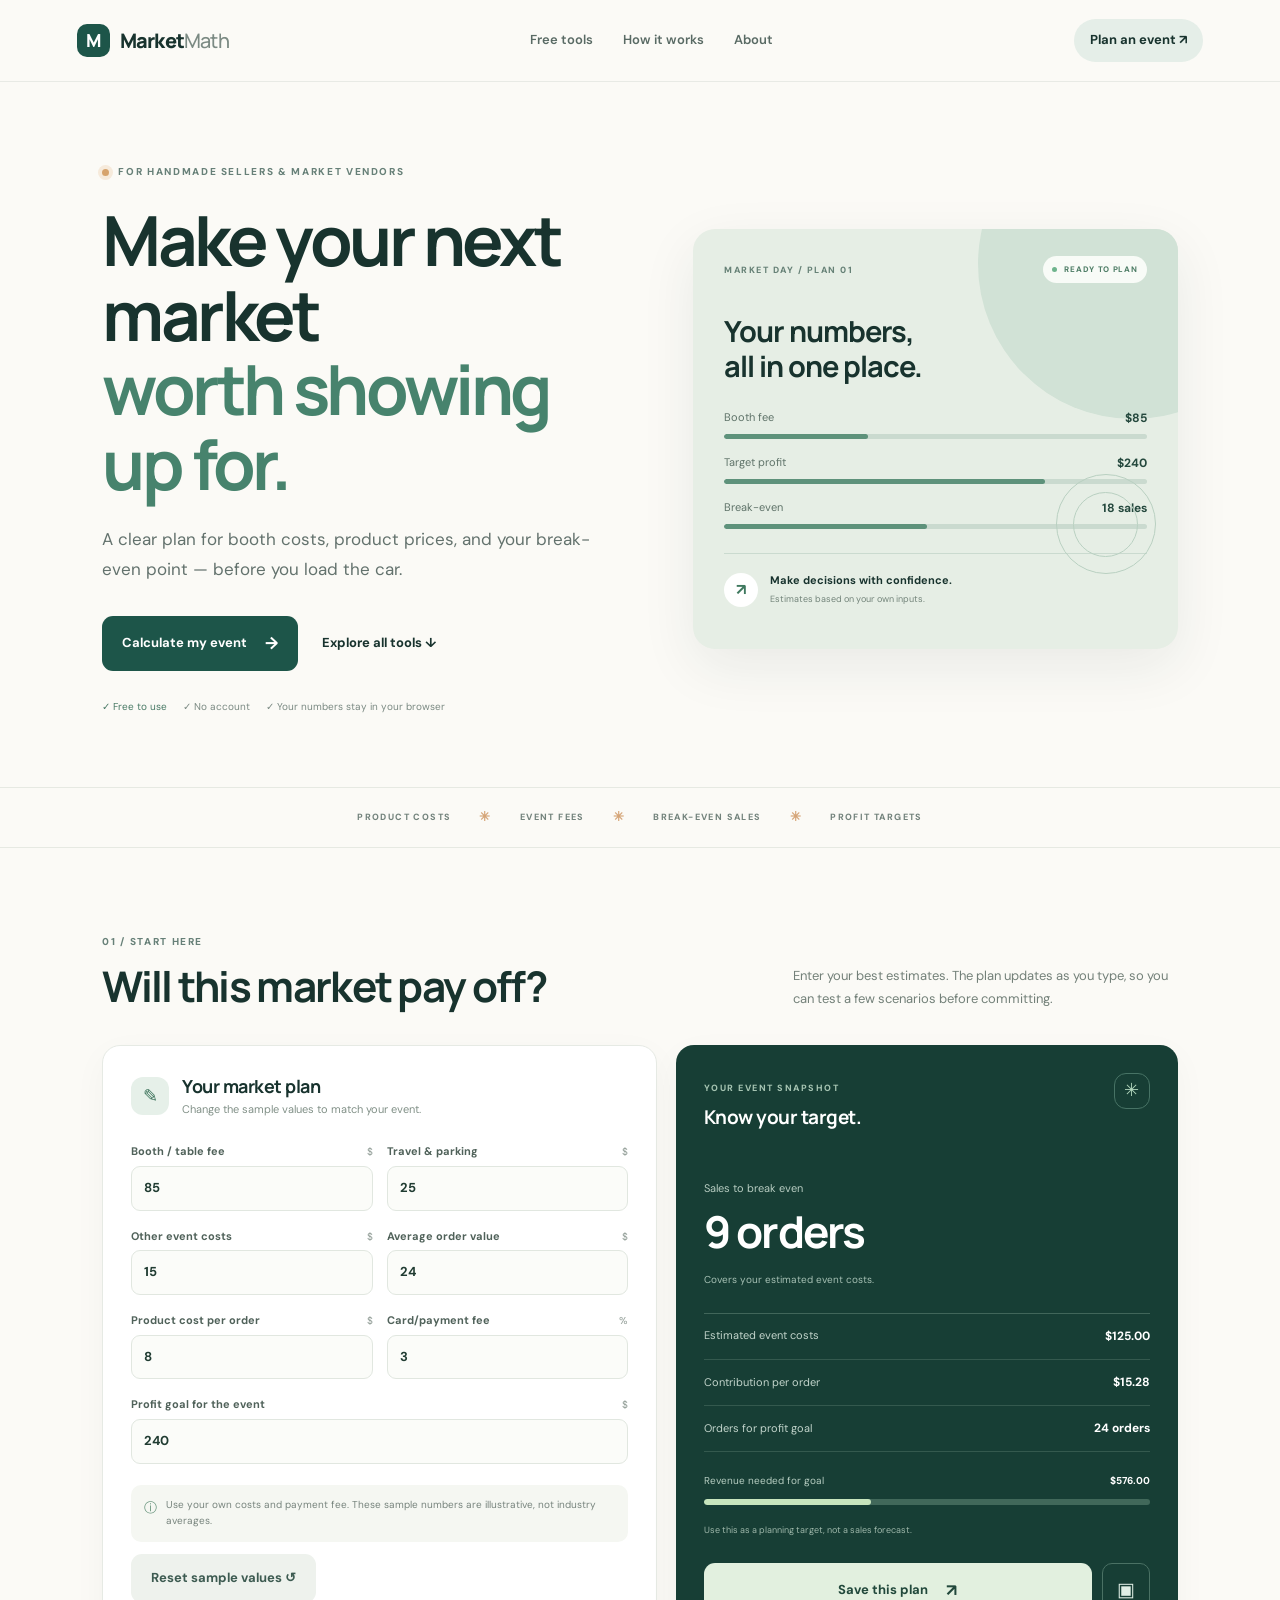
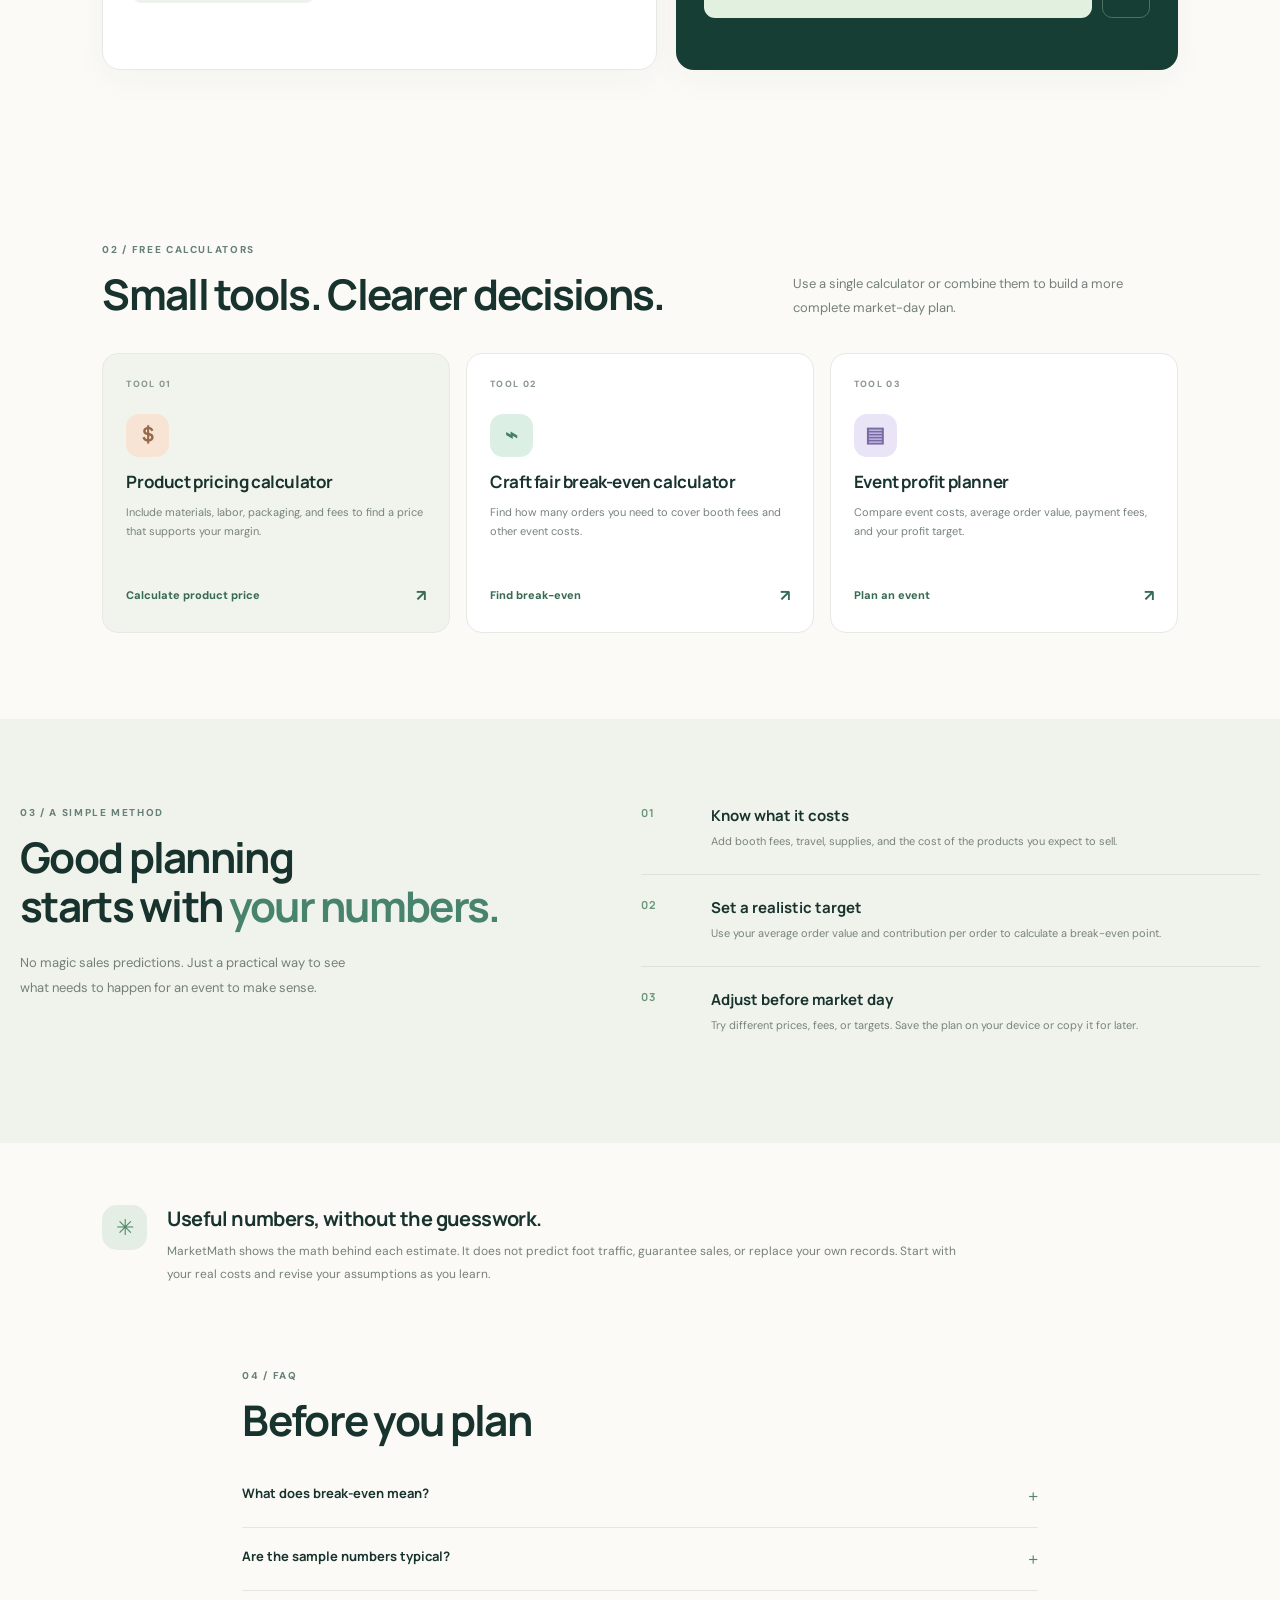
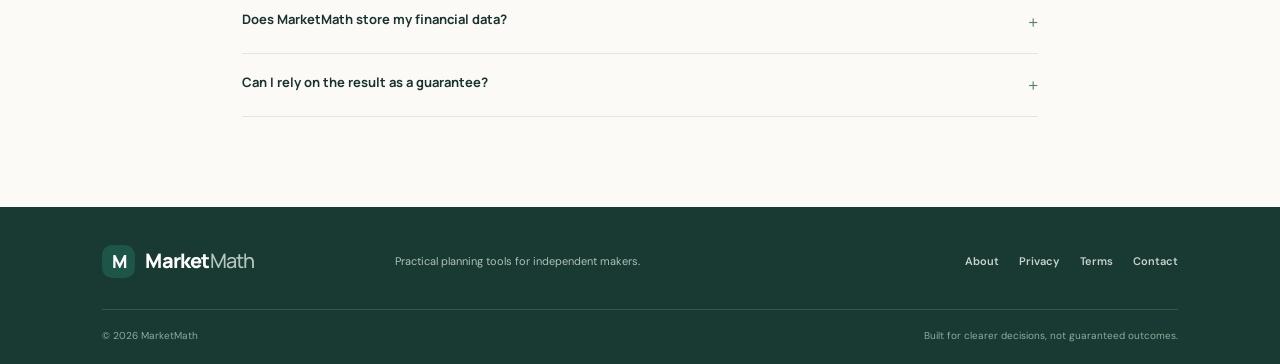
<file: index.html>
<!doctype html>
<html lang="en">
<head>
  <meta charset="utf-8">
  <meta name="viewport" content="width=device-width, initial-scale=1">
  <meta name="theme-color" content="#163b35">
  <meta name="description" content="Plan a profitable craft fair with free calculators for booth break-even, product pricing, event costs, and sales targets. No signup required.">
  <title>MarketMath — Craft Fair Profit Planner</title>
  <link rel="stylesheet" href="assets/styles.css">
  <link rel="icon" href="assets/favicon.svg" type="image/svg+xml">
  <link rel="canonical" href="https://YOUR-DOMAIN.example/">
  <meta property="og:title" content="MarketMath — Craft Fair Profit Planner">
  <meta property="og:description" content="Know your numbers before market day. Free tools for handmade sellers and craft fair vendors.">
  <meta property="og:type" content="website">
  <script defer src="assets/app.js"></script>
</head>
<body>
<header class="site-header">
  <a class="brand" href="index.html" aria-label="MarketMath home"><span class="brand-mark">M</span><span>Market<span class="brand-light">Math</span></span></a>
  <nav class="nav" aria-label="Main navigation">
    <a href="#tools">Free tools</a><a href="#how-it-works">How it works</a><a href="about.html">About</a>
  </nav>
  <a class="header-cta" href="#planner">Plan an event <span aria-hidden="true">↗</span></a>
</header>
<main>
  <section class="hero">
    <div class="hero-copy">
      <div class="eyebrow"><span class="pulse"></span> FOR HANDMADE SELLERS & MARKET VENDORS</div>
      <h1>Make your next market<br><em>worth showing up for.</em></h1>
      <p class="hero-lede">A clear plan for booth costs, product prices, and your break-even point — before you load the car.</p>
      <div class="hero-actions"><a class="button button-primary" href="#planner">Calculate my event <span>→</span></a><a class="text-link" href="#tools">Explore all tools <span>↓</span></a></div>
      <div class="trust-row"><span>✓ Free to use</span><span>✓ No account</span><span>✓ Your numbers stay in your browser</span></div>
    </div>
    <div class="hero-visual" aria-label="Illustration of a market vendor's planning sheet">
      <div class="visual-top"><span class="tiny-label">MARKET DAY / PLAN 01</span><span class="status-pill"><span></span> READY TO PLAN</span></div>
      <div class="visual-title">Your numbers,<br>all in one place.</div>
      <div class="mini-bars"><div><span>Booth fee</span><strong>$85</strong><i style="--bar:34%"></i></div><div><span>Target profit</span><strong>$240</strong><i style="--bar:76%"></i></div><div><span>Break-even</span><strong>18 sales</strong><i style="--bar:48%"></i></div></div>
      <div class="visual-foot"><span class="round-icon">↗</span><span>Make decisions with confidence.<br><small>Estimates based on your own inputs.</small></span></div>
      <div class="decor decor-one"></div><div class="decor decor-two"></div>
    </div>
  </section>

  <section class="ticker" aria-label="What you can plan"><span>PRODUCT COSTS</span><b>✳</b><span>EVENT FEES</span><b>✳</b><span>BREAK-EVEN SALES</span><b>✳</b><span>PROFIT TARGETS</span></section>

  <section class="section planner-section" id="planner">
    <div class="section-heading">
      <div><div class="eyebrow">01 / START HERE</div><h2>Will this market pay off?</h2></div>
      <p>Enter your best estimates. The plan updates as you type, so you can test a few scenarios before committing.</p>
    </div>
    <div class="planner-grid">
      <form class="panel form-panel" id="event-form">
        <div class="panel-heading"><span class="panel-icon">✎</span><div><h3>Your market plan</h3><p>Change the sample values to match your event.</p></div></div>
        <div class="field-grid">
          <label>Booth / table fee <span class="field-unit">$</span><input id="boothFee" type="number" min="0" step="0.01" value="85"></label>
          <label>Travel & parking <span class="field-unit">$</span><input id="travel" type="number" min="0" step="0.01" value="25"></label>
          <label>Other event costs <span class="field-unit">$</span><input id="otherCosts" type="number" min="0" step="0.01" value="15"></label>
          <label>Average order value <span class="field-unit">$</span><input id="orderValue" type="number" min="0.01" step="0.01" value="24"></label>
          <label>Product cost per order <span class="field-unit">$</span><input id="productCost" type="number" min="0" step="0.01" value="8"></label>
          <label>Card/payment fee <span class="field-unit">%</span><input id="paymentFee" type="number" min="0" max="100" step="0.1" value="3"></label>
          <label class="field-full">Profit goal for the event <span class="field-unit">$</span><input id="profitGoal" type="number" min="0" step="1" value="240"></label>
        </div>
        <div class="form-note"><span>ⓘ</span> Use your own costs and payment fee. These sample numbers are illustrative, not industry averages.</div>
        <button class="button button-quiet" id="reset-event" type="button">Reset sample values ↺</button>
      </form>
      <div class="panel results-panel" aria-live="polite">
        <div class="result-header"><div><span class="result-kicker">YOUR EVENT SNAPSHOT</span><h3>Know your target.</h3></div><span class="result-star">✳</span></div>
        <div class="big-result"><span>Sales to break even</span><strong id="breakEven">5 <small>orders</small></strong><small id="breakEvenHint">Covers your estimated event costs.</small></div>
        <div class="result-divider"></div>
        <div class="metric-row"><span>Estimated event costs</span><strong id="eventCosts">$125.00</strong></div>
        <div class="metric-row"><span>Contribution per order</span><strong id="contribution">$15.28</strong></div>
        <div class="metric-row"><span>Orders for profit goal</span><strong id="goalOrders">24 orders</strong></div>
        <div class="progress-block"><div class="progress-label"><span>Revenue needed for goal</span><strong id="goalRevenue">$576</strong></div><div class="progress-track"><span id="goalProgress"></span></div><small>Use this as a planning target, not a sales forecast.</small></div>
        <div class="result-actions"><button class="button button-primary" id="save-plan" type="button">Save this plan <span>↗</span></button><button class="icon-button" id="copy-plan" type="button" aria-label="Copy plan summary" title="Copy plan summary">▣</button></div>
        <p class="save-message" id="save-message" role="status"></p>
      </div>
    </div>
  </section>

  <section class="section tools-section" id="tools">
    <div class="section-heading">
      <div><div class="eyebrow">02 / FREE CALCULATORS</div><h2>Small tools. Clearer decisions.</h2></div>
      <p>Use a single calculator or combine them to build a more complete market-day plan.</p>
    </div>
    <div class="tool-grid">
      <a class="tool-card tool-card-featured" href="product-pricing.html"><span class="tool-number">TOOL 01</span><span class="tool-icon peach">＄</span><h3>Product pricing calculator</h3><p>Include materials, labor, packaging, and fees to find a price that supports your margin.</p><span class="card-link">Calculate product price <b>↗</b></span></a>
      <a class="tool-card" href="break-even.html"><span class="tool-number">TOOL 02</span><span class="tool-icon mint">⌁</span><h3>Craft fair break-even calculator</h3><p>Find how many orders you need to cover booth fees and other event costs.</p><span class="card-link">Find break-even <b>↗</b></span></a>
      <a class="tool-card" href="#planner"><span class="tool-number">TOOL 03</span><span class="tool-icon lilac">▤</span><h3>Event profit planner</h3><p>Compare event costs, average order value, payment fees, and your profit target.</p><span class="card-link">Plan an event <b>↗</b></span></a>
    </div>
  </section>

  <section class="section how-section" id="how-it-works">
    <div class="how-intro"><div class="eyebrow">03 / A SIMPLE METHOD</div><h2>Good planning<br>starts with <em>your numbers.</em></h2><p>No magic sales predictions. Just a practical way to see what needs to happen for an event to make sense.</p></div>
    <div class="steps">
      <article class="step"><span class="step-num">01</span><div><h3>Know what it costs</h3><p>Add booth fees, travel, supplies, and the cost of the products you expect to sell.</p></div></article>
      <article class="step"><span class="step-num">02</span><div><h3>Set a realistic target</h3><p>Use your average order value and contribution per order to calculate a break-even point.</p></div></article>
      <article class="step"><span class="step-num">03</span><div><h3>Adjust before market day</h3><p>Try different prices, fees, or targets. Save the plan on your device or copy it for later.</p></div></article>
    </div>
  </section>

  <section class="section note-section">
    <div class="note-icon">✳</div><div><h2>Useful numbers, without the guesswork.</h2><p>MarketMath shows the math behind each estimate. It does not predict foot traffic, guarantee sales, or replace your own records. Start with your real costs and revise your assumptions as you learn.</p></div>
  </section>

  <section class="section faq-section">
    <div class="section-heading"><div><div class="eyebrow">04 / FAQ</div><h2>Before you plan</h2></div></div>
    <details><summary>What does break-even mean?</summary><p>Break-even is the approximate number of orders needed for your contribution after product and payment costs to cover the event costs you entered. It does not include costs you leave out, taxes, or the value of your time unless you include them.</p></details>
    <details><summary>Are the sample numbers typical?</summary><p>No. They are only starter values to demonstrate the tool. Replace them with your own booth fee, travel costs, product costs, average order value, and payment-processing rate.</p></details>
    <details><summary>Does MarketMath store my financial data?</summary><p>The calculators run in your browser. The event planner can save a plan to local storage on the device you are using. Do not use a shared device if you do not want other people to see your saved plan.</p></details>
    <details><summary>Can I rely on the result as a guarantee?</summary><p>No. The result is arithmetic based on your assumptions, not a forecast of customer demand or event performance. Actual sales may be higher or lower.</p></details>
  </section>
</main>
<footer class="site-footer">
  <div class="footer-main"><a class="brand footer-brand" href="index.html"><span class="brand-mark">M</span><span>Market<span class="brand-light">Math</span></span></a><p>Practical planning tools for independent makers.</p><div class="footer-links"><a href="about.html">About</a><a href="privacy.html">Privacy</a><a href="terms.html">Terms</a><a href="contact.html">Contact</a></div></div>
  <div class="footer-bottom"><span>© <span id="year"></span> MarketMath</span><span>Built for clearer decisions, not guaranteed outcomes.</span></div>
</footer>
<!-- AD SLOT: After your ad network approves the site, insert its official ad code here.
     Do not ask users to click ads or place ads where they can be mistaken for calculator controls. -->
</body>
</html>
</file>
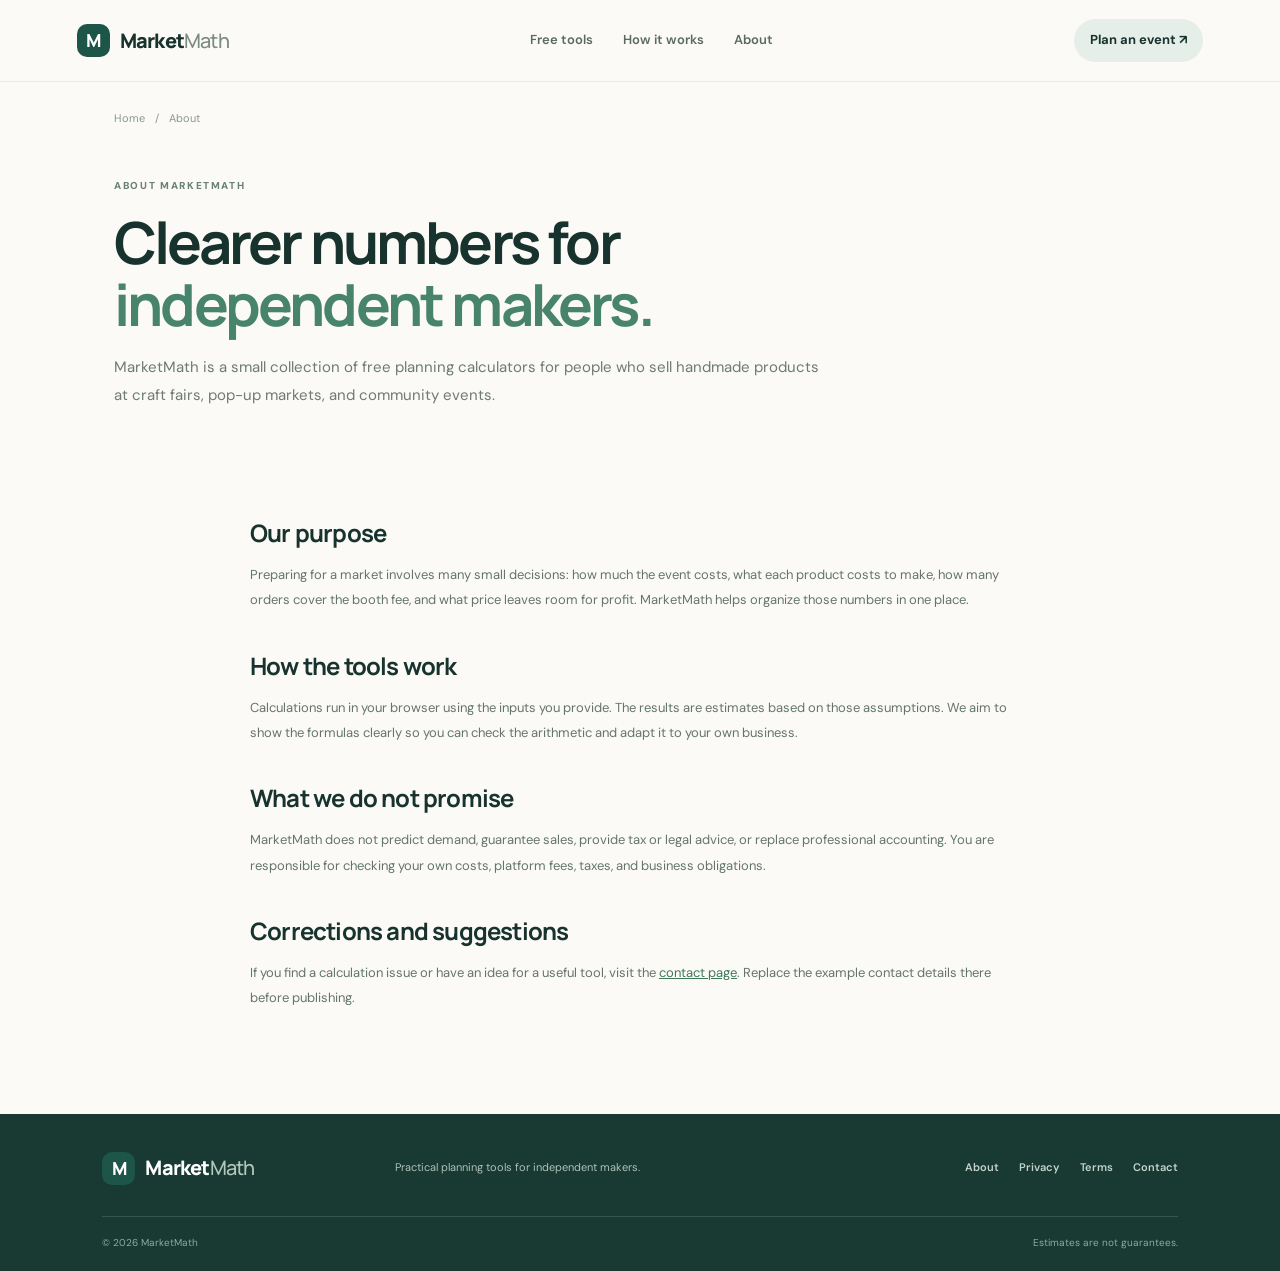
<file: about.html>
<!doctype html><html lang="en"><head><meta charset="utf-8"><meta name="viewport" content="width=device-width,initial-scale=1"><meta name="description" content="Learn what MarketMath does and how its free planning tools work."><title>About MarketMath</title><link rel="stylesheet" href="assets/styles.css"><link rel="icon" href="assets/favicon.svg" type="image/svg+xml"><link rel="canonical" href="https://YOUR-DOMAIN.example/about.html"></head><body><header class="site-header"><a class="brand" href="index.html"><span class="brand-mark">M</span><span>Market<span class="brand-light">Math</span></span></a><nav class="nav"><a href="index.html#tools">Free tools</a><a href="index.html#how-it-works">How it works</a><a href="about.html">About</a></nav><a class="header-cta" href="index.html#planner">Plan an event ↗</a></header><main class="subpage simple-page"><div class="breadcrumbs"><a href="index.html">Home</a><span>/</span> About</div><section class="sub-hero"><div class="eyebrow">ABOUT MARKETMATH</div><h1>Clearer numbers for <em>independent makers.</em></h1><p>MarketMath is a small collection of free planning calculators for people who sell handmade products at craft fairs, pop-up markets, and community events.</p></section><section class="article-copy"><h2>Our purpose</h2><p>Preparing for a market involves many small decisions: how much the event costs, what each product costs to make, how many orders cover the booth fee, and what price leaves room for profit. MarketMath helps organize those numbers in one place.</p><h2>How the tools work</h2><p>Calculations run in your browser using the inputs you provide. The results are estimates based on those assumptions. We aim to show the formulas clearly so you can check the arithmetic and adapt it to your own business.</p><h2>What we do not promise</h2><p>MarketMath does not predict demand, guarantee sales, provide tax or legal advice, or replace professional accounting. You are responsible for checking your own costs, platform fees, taxes, and business obligations.</p><h2>Corrections and suggestions</h2><p>If you find a calculation issue or have an idea for a useful tool, visit the <a href="contact.html">contact page</a>. Replace the example contact details there before publishing.</p></section></main><footer class="site-footer"><div class="footer-main"><a class="brand footer-brand" href="index.html"><span class="brand-mark">M</span><span>Market<span class="brand-light">Math</span></span></a><p>Practical planning tools for independent makers.</p><div class="footer-links"><a href="about.html">About</a><a href="privacy.html">Privacy</a><a href="terms.html">Terms</a><a href="contact.html">Contact</a></div></div><div class="footer-bottom"><span>© <span id="year"></span> MarketMath</span><span>Estimates are not guarantees.</span></div></footer><script src="assets/app.js"></script></body></html>
</file>
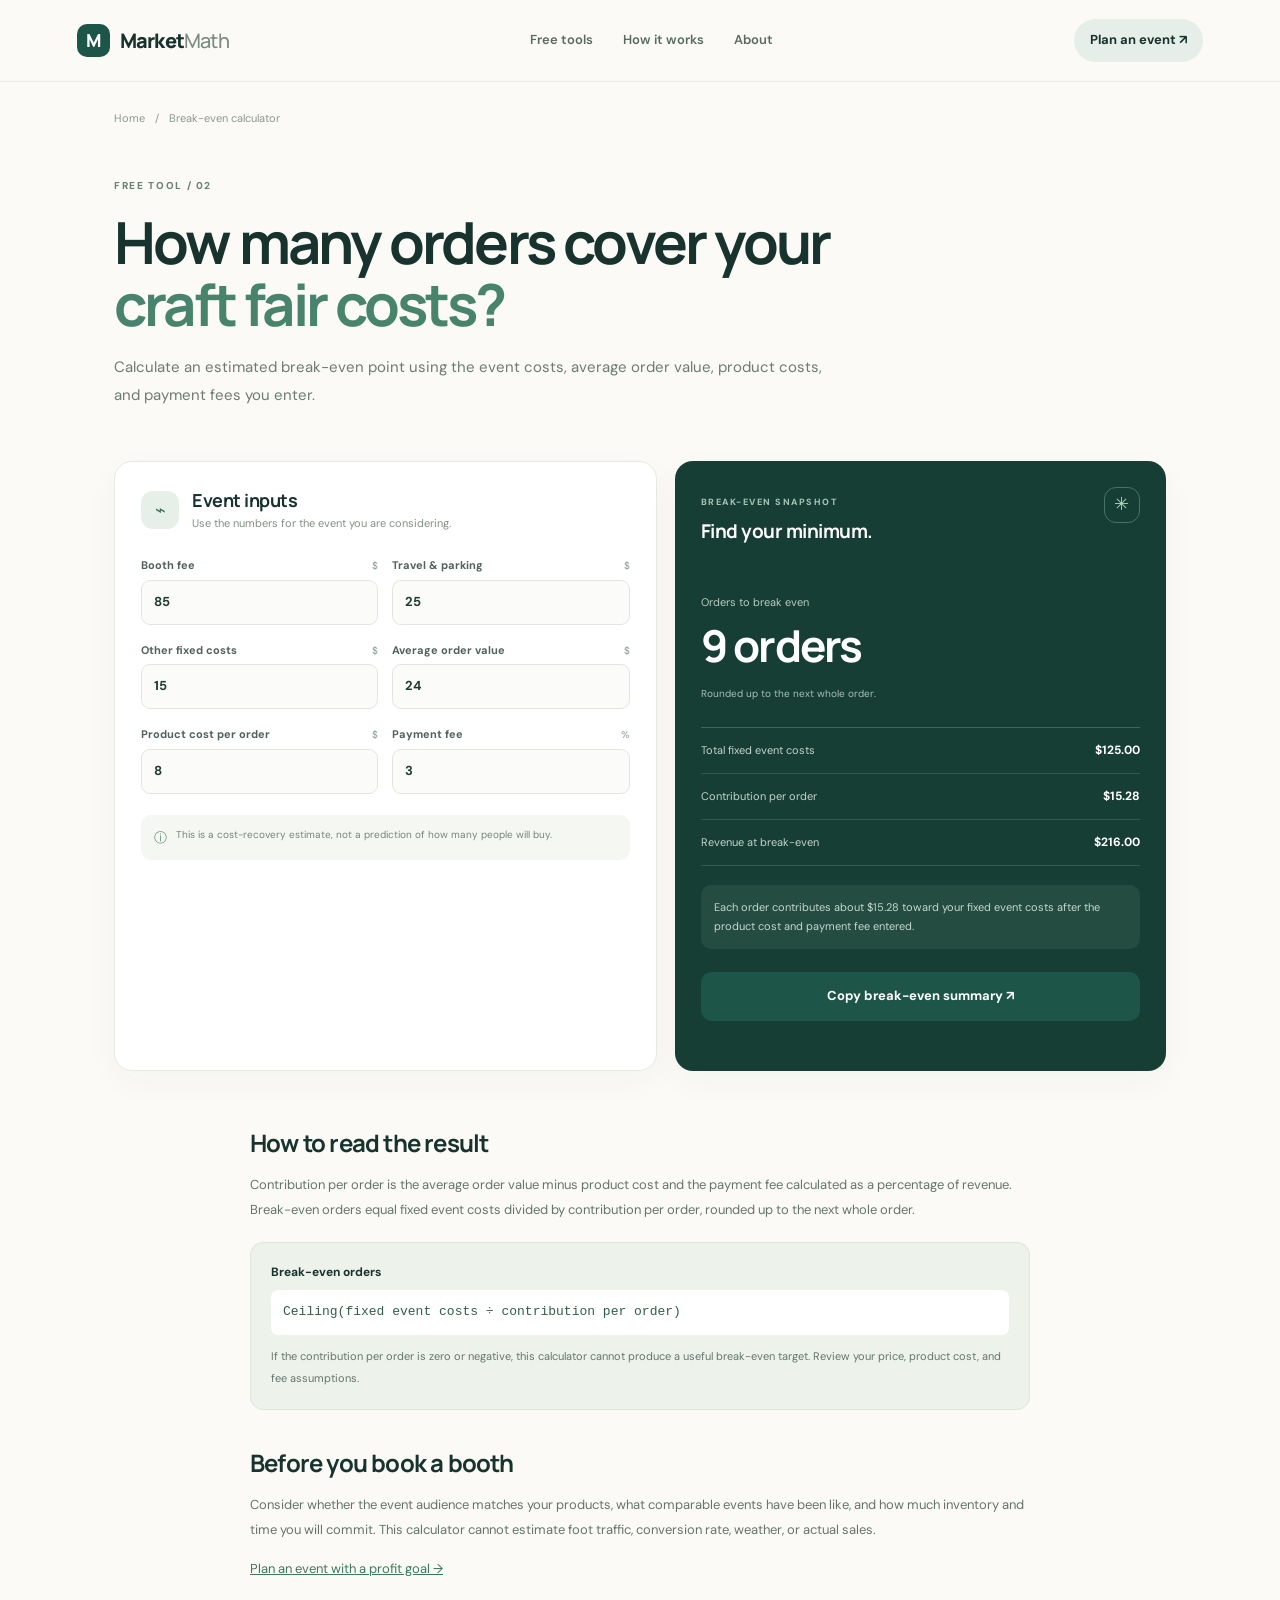
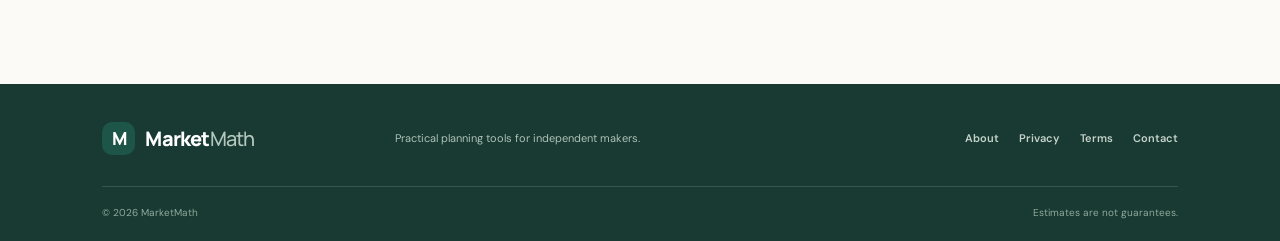
<file: break-even.html>
<!doctype html>
<html lang="en"><head><meta charset="utf-8"><meta name="viewport" content="width=device-width,initial-scale=1"><meta name="description" content="Free craft fair break-even calculator. Estimate how many orders you need to cover booth fees, travel, event costs, product costs, and payment fees."><title>Craft Fair Break-Even Calculator | MarketMath</title><link rel="stylesheet" href="assets/styles.css"><link rel="icon" href="assets/favicon.svg" type="image/svg+xml"><link rel="canonical" href="https://YOUR-DOMAIN.example/break-even.html"><script defer src="assets/app.js"></script></head>
<body><header class="site-header"><a class="brand" href="index.html"><span class="brand-mark">M</span><span>Market<span class="brand-light">Math</span></span></a><nav class="nav"><a href="index.html#tools">Free tools</a><a href="index.html#how-it-works">How it works</a><a href="about.html">About</a></nav><a class="header-cta" href="index.html#planner">Plan an event ↗</a></header>
<main class="subpage"><div class="breadcrumbs"><a href="index.html">Home</a><span>/</span> Break-even calculator</div><section class="sub-hero"><div class="eyebrow">FREE TOOL / 02</div><h1>How many orders cover your <em>craft fair costs?</em></h1><p>Calculate an estimated break-even point using the event costs, average order value, product costs, and payment fees you enter.</p></section>
<section class="calculator-layout"><form class="panel form-panel" id="break-form"><div class="panel-heading"><span class="panel-icon">⌁</span><div><h3>Event inputs</h3><p>Use the numbers for the event you are considering.</p></div></div><div class="field-grid"><label>Booth fee <span class="field-unit">$</span><input id="bBooth" type="number" min="0" step=".01" value="85"></label><label>Travel & parking <span class="field-unit">$</span><input id="bTravel" type="number" min="0" step=".01" value="25"></label><label>Other fixed costs <span class="field-unit">$</span><input id="bOther" type="number" min="0" step=".01" value="15"></label><label>Average order value <span class="field-unit">$</span><input id="bOrder" type="number" min=".01" step=".01" value="24"></label><label>Product cost per order <span class="field-unit">$</span><input id="bProduct" type="number" min="0" step=".01" value="8"></label><label>Payment fee <span class="field-unit">%</span><input id="bFee" type="number" min="0" max="100" step=".1" value="3"></label></div><div class="form-note"><span>ⓘ</span> This is a cost-recovery estimate, not a prediction of how many people will buy.</div></form><div class="panel results-panel" aria-live="polite"><div class="result-header"><div><span class="result-kicker">BREAK-EVEN SNAPSHOT</span><h3>Find your minimum.</h3></div><span class="result-star">✳</span></div><div class="big-result"><span>Orders to break even</span><strong id="bOrders">5 <small>orders</small></strong><small id="bMessage">Round up to the next whole order.</small></div><div class="result-divider"></div><div class="metric-row"><span>Total fixed event costs</span><strong id="bFixed">$125.00</strong></div><div class="metric-row"><span>Contribution per order</span><strong id="bContribution">$15.28</strong></div><div class="metric-row"><span>Revenue at break-even</span><strong id="bRevenue">$120.00</strong></div><div class="result-callout" id="bCallout">Every additional order contributes toward covering your event costs.</div><button class="button button-primary full-button" id="copy-break" type="button">Copy break-even summary ↗</button><p class="save-message" id="break-message" role="status"></p></div></section>
<section class="article-copy"><h2>How to read the result</h2><p>Contribution per order is the average order value minus product cost and the payment fee calculated as a percentage of revenue. Break-even orders equal fixed event costs divided by contribution per order, rounded up to the next whole order.</p><div class="formula-box"><strong>Break-even orders</strong><code>Ceiling(fixed event costs ÷ contribution per order)</code><p>If the contribution per order is zero or negative, this calculator cannot produce a useful break-even target. Review your price, product cost, and fee assumptions.</p></div><h2>Before you book a booth</h2><p>Consider whether the event audience matches your products, what comparable events have been like, and how much inventory and time you will commit. This calculator cannot estimate foot traffic, conversion rate, weather, or actual sales.</p><p><a href="index.html#planner">Plan an event with a profit goal →</a></p></section></main>
<footer class="site-footer"><div class="footer-main"><a class="brand footer-brand" href="index.html"><span class="brand-mark">M</span><span>Market<span class="brand-light">Math</span></span></a><p>Practical planning tools for independent makers.</p><div class="footer-links"><a href="about.html">About</a><a href="privacy.html">Privacy</a><a href="terms.html">Terms</a><a href="contact.html">Contact</a></div></div><div class="footer-bottom"><span>© <span id="year"></span> MarketMath</span><span>Estimates are not guarantees.</span></div></footer>
<!-- AD SLOT: Insert approved ad network code only after approval. --></body></html>
</file>
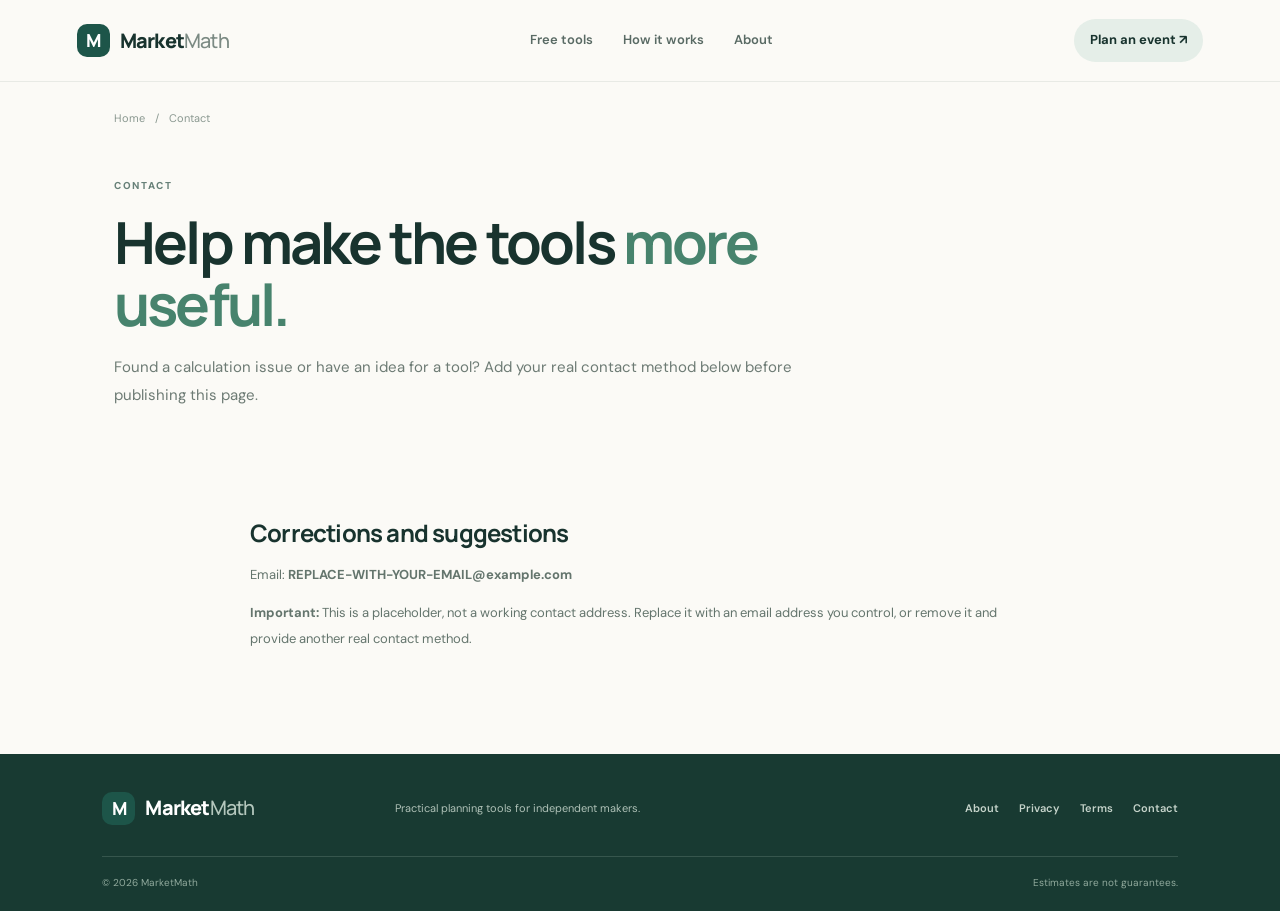
<file: contact.html>
<!doctype html><html lang="en"><head><meta charset="utf-8"><meta name="viewport" content="width=device-width,initial-scale=1"><meta name="description" content="Contact MarketMath with corrections, questions, or tool suggestions."><title>Contact | MarketMath</title><link rel="stylesheet" href="assets/styles.css"><link rel="icon" href="assets/favicon.svg" type="image/svg+xml"><link rel="canonical" href="https://YOUR-DOMAIN.example/contact.html"></head><body><header class="site-header"><a class="brand" href="index.html"><span class="brand-mark">M</span><span>Market<span class="brand-light">Math</span></span></a><nav class="nav"><a href="index.html#tools">Free tools</a><a href="index.html#how-it-works">How it works</a><a href="about.html">About</a></nav><a class="header-cta" href="index.html#planner">Plan an event ↗</a></header><main class="subpage simple-page"><div class="breadcrumbs"><a href="index.html">Home</a><span>/</span> Contact</div><section class="sub-hero"><div class="eyebrow">CONTACT</div><h1>Help make the tools <em>more useful.</em></h1><p>Found a calculation issue or have an idea for a tool? Add your real contact method below before publishing this page.</p></section><section class="article-copy"><h2>Corrections and suggestions</h2><p>Email: <strong>REPLACE-WITH-YOUR-EMAIL@example.com</strong></p><p><strong>Important:</strong> This is a placeholder, not a working contact address. Replace it with an email address you control, or remove it and provide another real contact method.</p></section></main><footer class="site-footer"><div class="footer-main"><a class="brand footer-brand" href="index.html"><span class="brand-mark">M</span><span>Market<span class="brand-light">Math</span></span></a><p>Practical planning tools for independent makers.</p><div class="footer-links"><a href="about.html">About</a><a href="privacy.html">Privacy</a><a href="terms.html">Terms</a><a href="contact.html">Contact</a></div></div><div class="footer-bottom"><span>© <span id="year"></span> MarketMath</span><span>Estimates are not guarantees.</span></div></footer><script src="assets/app.js"></script></body></html>
</file>
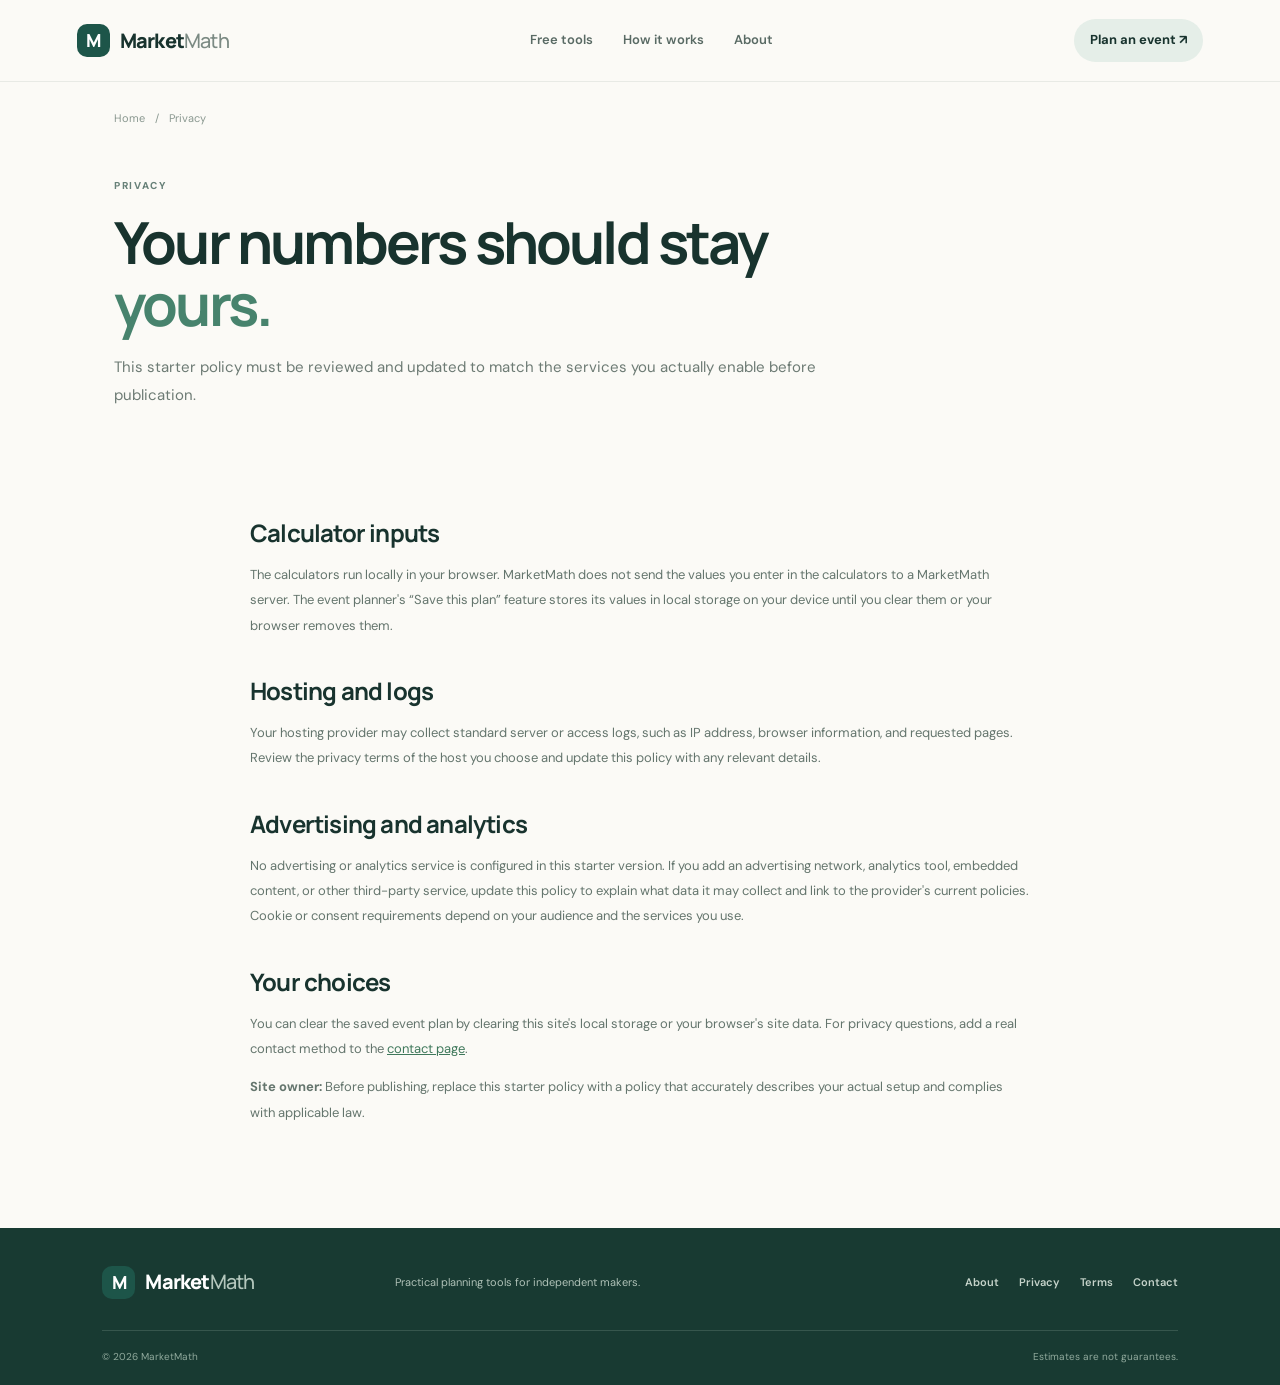
<file: privacy.html>
<!doctype html><html lang="en"><head><meta charset="utf-8"><meta name="viewport" content="width=device-width,initial-scale=1"><meta name="description" content="MarketMath privacy information."><title>Privacy Policy | MarketMath</title><link rel="stylesheet" href="assets/styles.css"><link rel="icon" href="assets/favicon.svg" type="image/svg+xml"><link rel="canonical" href="https://YOUR-DOMAIN.example/privacy.html"></head><body><header class="site-header"><a class="brand" href="index.html"><span class="brand-mark">M</span><span>Market<span class="brand-light">Math</span></span></a><nav class="nav"><a href="index.html#tools">Free tools</a><a href="index.html#how-it-works">How it works</a><a href="about.html">About</a></nav><a class="header-cta" href="index.html#planner">Plan an event ↗</a></header><main class="subpage simple-page"><div class="breadcrumbs"><a href="index.html">Home</a><span>/</span> Privacy</div><section class="sub-hero"><div class="eyebrow">PRIVACY</div><h1>Your numbers should stay <em>yours.</em></h1><p>This starter policy must be reviewed and updated to match the services you actually enable before publication.</p></section><section class="article-copy"><h2>Calculator inputs</h2><p>The calculators run locally in your browser. MarketMath does not send the values you enter in the calculators to a MarketMath server. The event planner's “Save this plan” feature stores its values in local storage on your device until you clear them or your browser removes them.</p><h2>Hosting and logs</h2><p>Your hosting provider may collect standard server or access logs, such as IP address, browser information, and requested pages. Review the privacy terms of the host you choose and update this policy with any relevant details.</p><h2>Advertising and analytics</h2><p>No advertising or analytics service is configured in this starter version. If you add an advertising network, analytics tool, embedded content, or other third-party service, update this policy to explain what data it may collect and link to the provider's current policies. Cookie or consent requirements depend on your audience and the services you use.</p><h2>Your choices</h2><p>You can clear the saved event plan by clearing this site's local storage or your browser's site data. For privacy questions, add a real contact method to the <a href="contact.html">contact page</a>.</p><p><strong>Site owner:</strong> Before publishing, replace this starter policy with a policy that accurately describes your actual setup and complies with applicable law.</p></section></main><footer class="site-footer"><div class="footer-main"><a class="brand footer-brand" href="index.html"><span class="brand-mark">M</span><span>Market<span class="brand-light">Math</span></span></a><p>Practical planning tools for independent makers.</p><div class="footer-links"><a href="about.html">About</a><a href="privacy.html">Privacy</a><a href="terms.html">Terms</a><a href="contact.html">Contact</a></div></div><div class="footer-bottom"><span>© <span id="year"></span> MarketMath</span><span>Estimates are not guarantees.</span></div></footer><script src="assets/app.js"></script></body></html>
</file>
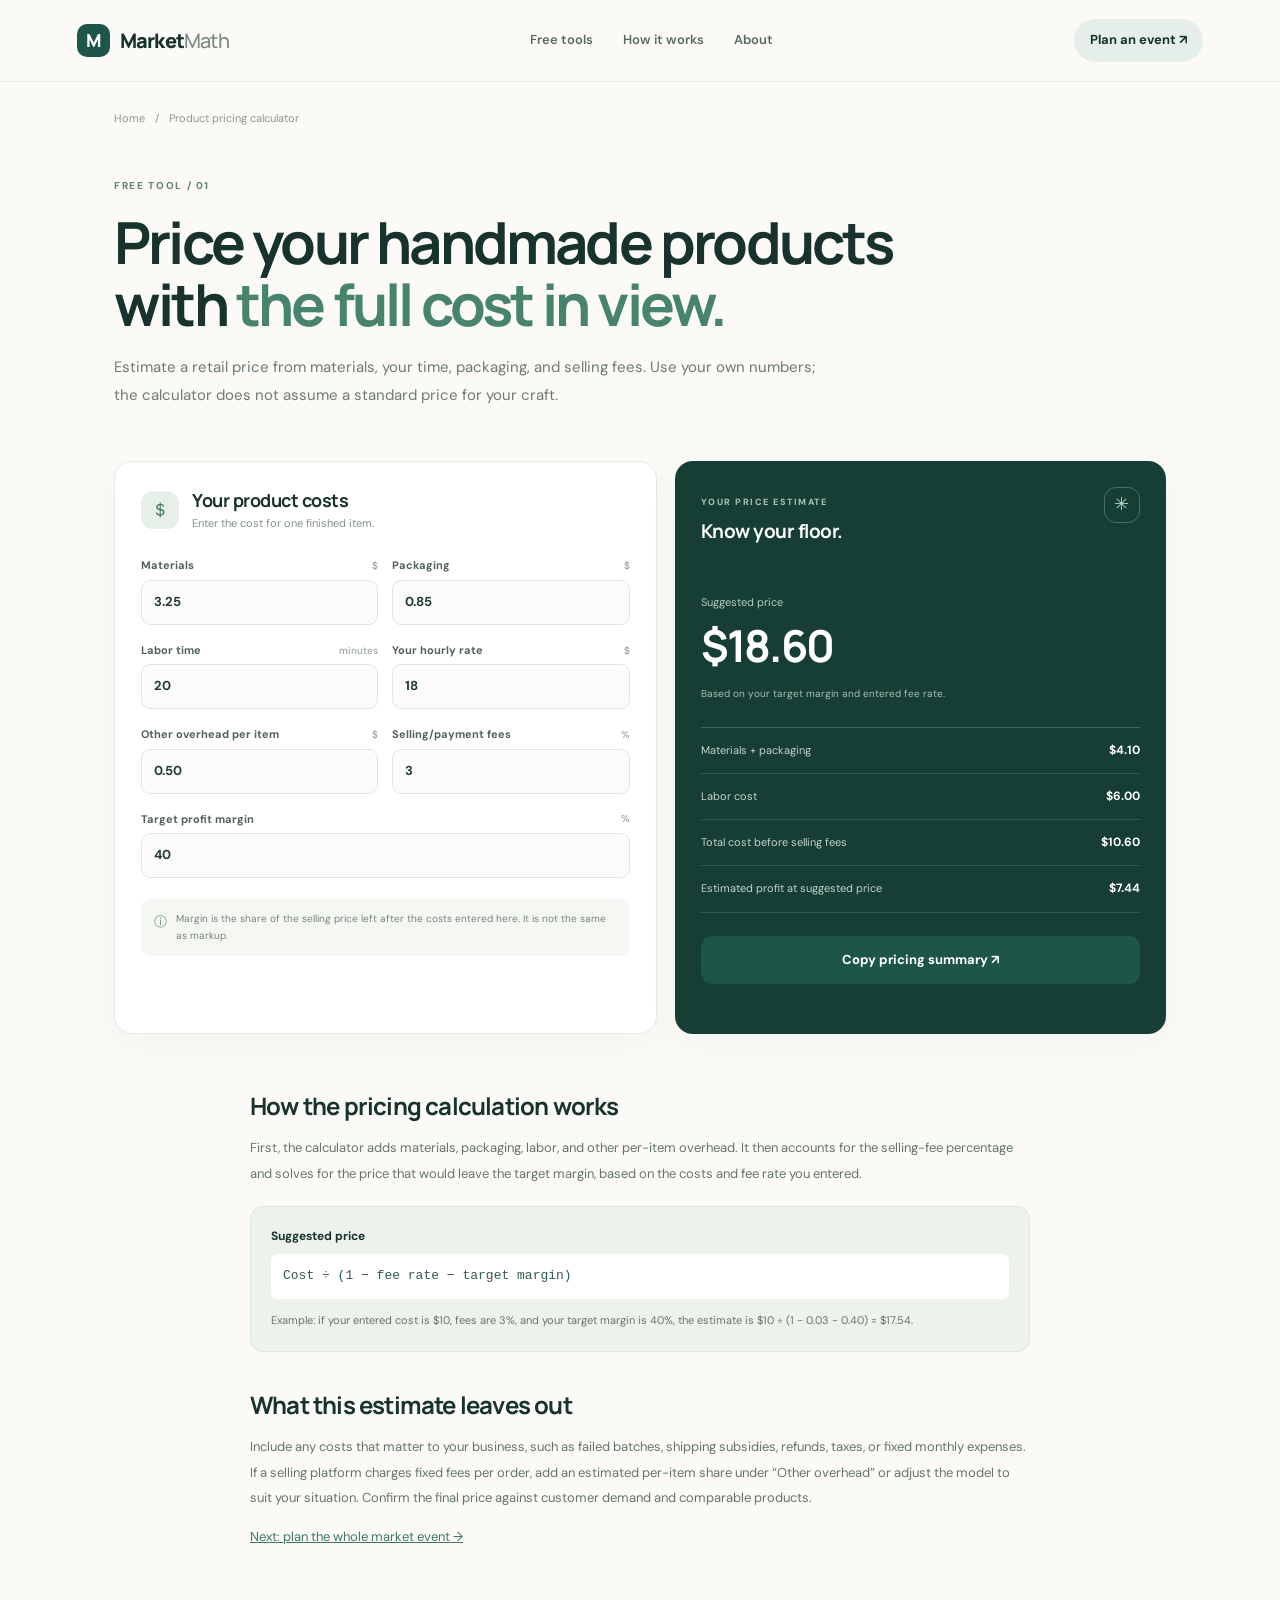
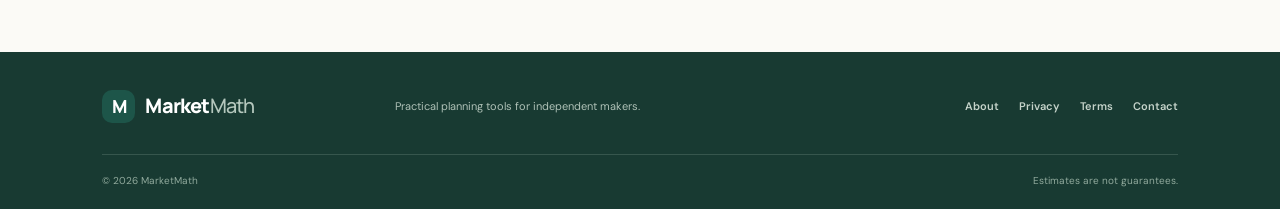
<file: product-pricing.html>
<!doctype html>
<html lang="en"><head><meta charset="utf-8"><meta name="viewport" content="width=device-width,initial-scale=1"><meta name="description" content="Free handmade product pricing calculator. Estimate materials, labor, packaging, selling fees, profit, and a target retail price."><title>Handmade Product Pricing Calculator | MarketMath</title><link rel="stylesheet" href="assets/styles.css"><link rel="icon" href="assets/favicon.svg" type="image/svg+xml"><link rel="canonical" href="https://YOUR-DOMAIN.example/product-pricing.html"><script defer src="assets/app.js"></script></head>
<body><header class="site-header"><a class="brand" href="index.html"><span class="brand-mark">M</span><span>Market<span class="brand-light">Math</span></span></a><nav class="nav"><a href="index.html#tools">Free tools</a><a href="index.html#how-it-works">How it works</a><a href="about.html">About</a></nav><a class="header-cta" href="index.html#planner">Plan an event ↗</a></header>
<main class="subpage"><div class="breadcrumbs"><a href="index.html">Home</a><span>/</span> Product pricing calculator</div><section class="sub-hero"><div class="eyebrow">FREE TOOL / 01</div><h1>Price your handmade products with <em>the full cost in view.</em></h1><p>Estimate a retail price from materials, your time, packaging, and selling fees. Use your own numbers; the calculator does not assume a standard price for your craft.</p></section>
<section class="calculator-layout"><form class="panel form-panel" id="pricing-form"><div class="panel-heading"><span class="panel-icon">＄</span><div><h3>Your product costs</h3><p>Enter the cost for one finished item.</p></div></div><div class="field-grid"><label>Materials <span class="field-unit">$</span><input id="pMaterials" type="number" min="0" step=".01" value="3.25"></label><label>Packaging <span class="field-unit">$</span><input id="pPackaging" type="number" min="0" step=".01" value="0.85"></label><label>Labor time <span class="field-unit">minutes</span><input id="pMinutes" type="number" min="0" step="1" value="20"></label><label>Your hourly rate <span class="field-unit">$</span><input id="pHourly" type="number" min="0" step=".5" value="18"></label><label>Other overhead per item <span class="field-unit">$</span><input id="pOverhead" type="number" min="0" step=".01" value="0.50"></label><label>Selling/payment fees <span class="field-unit">%</span><input id="pFees" type="number" min="0" max="99" step=".1" value="3"></label><label class="field-full">Target profit margin <span class="field-unit">%</span><input id="pMargin" type="number" min="0" max="90" step="1" value="40"></label></div><div class="form-note"><span>ⓘ</span> Margin is the share of the selling price left after the costs entered here. It is not the same as markup.</div></form>
<div class="panel results-panel" aria-live="polite"><div class="result-header"><div><span class="result-kicker">YOUR PRICE ESTIMATE</span><h3>Know your floor.</h3></div><span class="result-star">✳</span></div><div class="big-result"><span>Suggested price</span><strong id="pPrice">$0.00</strong><small>Based on your target margin and entered fee rate.</small></div><div class="result-divider"></div><div class="metric-row"><span>Materials + packaging</span><strong id="pMatTotal">$4.10</strong></div><div class="metric-row"><span>Labor cost</span><strong id="pLabor">$6.00</strong></div><div class="metric-row"><span>Total cost before selling fees</span><strong id="pCost">$10.60</strong></div><div class="metric-row"><span>Estimated profit at suggested price</span><strong id="pProfit">$0.00</strong></div><button class="button button-primary full-button" id="copy-price" type="button">Copy pricing summary ↗</button><p class="save-message" id="pricing-message" role="status"></p></div></section>
<section class="article-copy"><h2>How the pricing calculation works</h2><p>First, the calculator adds materials, packaging, labor, and other per-item overhead. It then accounts for the selling-fee percentage and solves for the price that would leave the target margin, based on the costs and fee rate you entered.</p><div class="formula-box"><strong>Suggested price</strong><code>Cost ÷ (1 − fee rate − target margin)</code><p>Example: if your entered cost is $10, fees are 3%, and your target margin is 40%, the estimate is $10 ÷ (1 − 0.03 − 0.40) = $17.54.</p></div><h2>What this estimate leaves out</h2><p>Include any costs that matter to your business, such as failed batches, shipping subsidies, refunds, taxes, or fixed monthly expenses. If a selling platform charges fixed fees per order, add an estimated per-item share under “Other overhead” or adjust the model to suit your situation. Confirm the final price against customer demand and comparable products.</p><p><a href="index.html#planner">Next: plan the whole market event →</a></p></section></main>
<footer class="site-footer"><div class="footer-main"><a class="brand footer-brand" href="index.html"><span class="brand-mark">M</span><span>Market<span class="brand-light">Math</span></span></a><p>Practical planning tools for independent makers.</p><div class="footer-links"><a href="about.html">About</a><a href="privacy.html">Privacy</a><a href="terms.html">Terms</a><a href="contact.html">Contact</a></div></div><div class="footer-bottom"><span>© <span id="year"></span> MarketMath</span><span>Estimates are not guarantees.</span></div></footer>
<!-- AD SLOT: Insert approved ad network code only after approval. --></body></html>
</file>
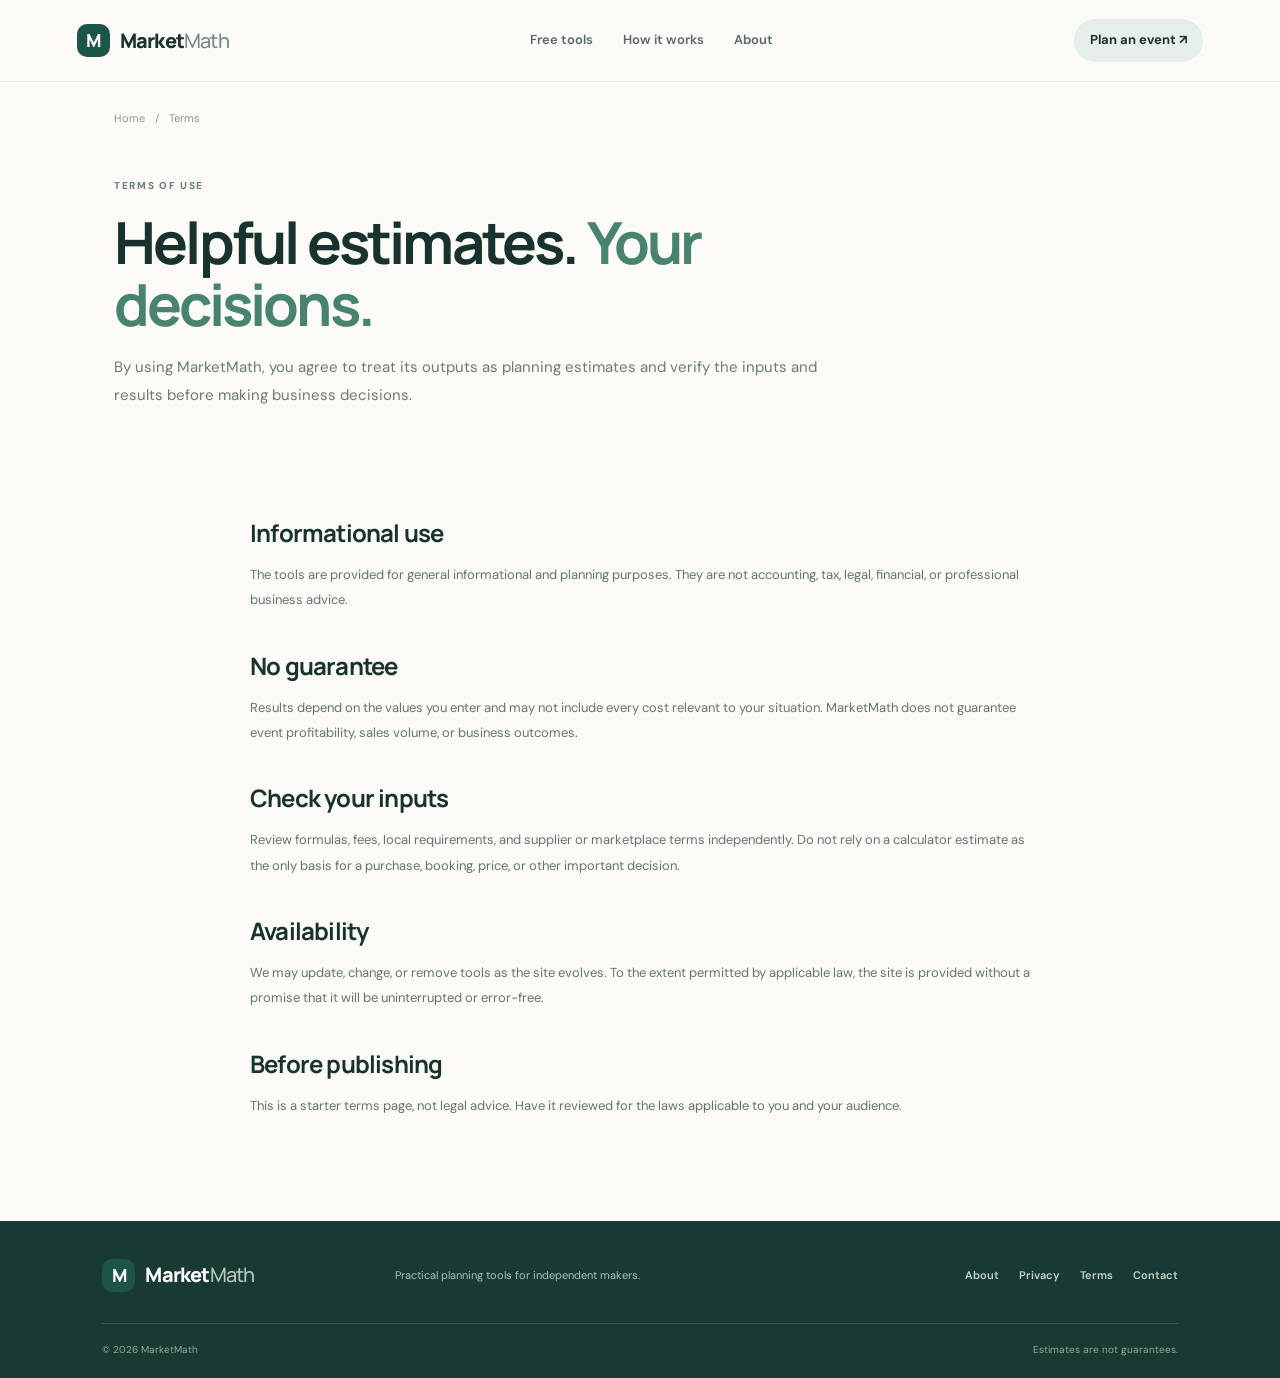
<file: terms.html>
<!doctype html><html lang="en"><head><meta charset="utf-8"><meta name="viewport" content="width=device-width,initial-scale=1"><meta name="description" content="MarketMath terms of use and calculator limitations."><title>Terms of Use | MarketMath</title><link rel="stylesheet" href="assets/styles.css"><link rel="icon" href="assets/favicon.svg" type="image/svg+xml"><link rel="canonical" href="https://YOUR-DOMAIN.example/terms.html"></head><body><header class="site-header"><a class="brand" href="index.html"><span class="brand-mark">M</span><span>Market<span class="brand-light">Math</span></span></a><nav class="nav"><a href="index.html#tools">Free tools</a><a href="index.html#how-it-works">How it works</a><a href="about.html">About</a></nav><a class="header-cta" href="index.html#planner">Plan an event ↗</a></header><main class="subpage simple-page"><div class="breadcrumbs"><a href="index.html">Home</a><span>/</span> Terms</div><section class="sub-hero"><div class="eyebrow">TERMS OF USE</div><h1>Helpful estimates. <em>Your decisions.</em></h1><p>By using MarketMath, you agree to treat its outputs as planning estimates and verify the inputs and results before making business decisions.</p></section><section class="article-copy"><h2>Informational use</h2><p>The tools are provided for general informational and planning purposes. They are not accounting, tax, legal, financial, or professional business advice.</p><h2>No guarantee</h2><p>Results depend on the values you enter and may not include every cost relevant to your situation. MarketMath does not guarantee event profitability, sales volume, or business outcomes.</p><h2>Check your inputs</h2><p>Review formulas, fees, local requirements, and supplier or marketplace terms independently. Do not rely on a calculator estimate as the only basis for a purchase, booking, price, or other important decision.</p><h2>Availability</h2><p>We may update, change, or remove tools as the site evolves. To the extent permitted by applicable law, the site is provided without a promise that it will be uninterrupted or error-free.</p><h2>Before publishing</h2><p>This is a starter terms page, not legal advice. Have it reviewed for the laws applicable to you and your audience.</p></section></main><footer class="site-footer"><div class="footer-main"><a class="brand footer-brand" href="index.html"><span class="brand-mark">M</span><span>Market<span class="brand-light">Math</span></span></a><p>Practical planning tools for independent makers.</p><div class="footer-links"><a href="about.html">About</a><a href="privacy.html">Privacy</a><a href="terms.html">Terms</a><a href="contact.html">Contact</a></div></div><div class="footer-bottom"><span>© <span id="year"></span> MarketMath</span><span>Estimates are not guarantees.</span></div></footer><script src="assets/app.js"></script></body></html>
</file>
<file: assets/styles.css>
@import url('https://fonts.googleapis.com/css2?family=DM+Sans:wght@400;500;600;700&family=Manrope:wght@400;500;600;700;800&display=swap');
:root{--ink:#18332e;--muted:#687873;--paper:#fbfaf6;--white:#fff;--green:#1d5549;--green2:#dcece4;--line:#e2e7e0;--peach:#f7e5d8;--lilac:#e9e5f8;--shadow:0 18px 55px rgba(24,51,46,.08)}
*{box-sizing:border-box}html{scroll-behavior:smooth;scroll-padding-top:88px}body{margin:0;background:var(--paper);color:var(--ink);font-family:"DM Sans",sans-serif;line-height:1.6}a{color:inherit}button,input{font:inherit}.site-header{height:82px;padding:0 clamp(20px,6vw,92px);display:flex;align-items:center;justify-content:space-between;gap:24px;border-bottom:1px solid rgba(24,51,46,.08);background:rgba(251,250,246,.92);position:sticky;top:0;z-index:20;backdrop-filter:blur(14px)}.brand{display:inline-flex;align-items:center;gap:10px;text-decoration:none;font-family:Manrope,sans-serif;font-size:20px;font-weight:800;letter-spacing:-.8px;white-space:nowrap}.brand-mark{width:33px;height:33px;display:grid;place-items:center;background:var(--green);color:white;border-radius:10px;font-size:18px}.brand-light{font-weight:500;color:#7b8a83}.nav{display:flex;align-items:center;gap:30px}.nav a,.footer-links a{font-size:13px;text-decoration:none;color:#596a64;font-weight:600}.nav a:hover,.footer-links a:hover,.text-link:hover{color:var(--green)}.header-cta{font-size:13px;text-decoration:none;font-weight:700;background:#e5eee8;padding:11px 16px;border-radius:999px;white-space:nowrap}.hero{padding:82px clamp(20px,8vw,124px) 72px;display:grid;grid-template-columns:1.03fr .97fr;align-items:center;gap:6vw;max-width:1600px;margin:auto}.eyebrow{font-size:10px;font-weight:800;letter-spacing:1.65px;color:#678078;display:flex;align-items:center;gap:9px}.pulse{width:7px;height:7px;border-radius:50%;background:#d6a36c;box-shadow:0 0 0 4px #f6eadb}.hero h1,.sub-hero h1{font-family:Manrope,sans-serif;font-size:clamp(40px,5.4vw,70px);line-height:1.08;letter-spacing:-3.6px;margin:23px 0 22px;font-weight:700}.hero h1 em,.sub-hero h1 em,.how-intro h2 em{font-style:normal;color:#47836d}.hero-lede{font-size:17px;max-width:490px;line-height:1.8;color:#63726d}.hero-actions{display:flex;align-items:center;gap:24px;margin-top:31px}.button{display:inline-flex;align-items:center;justify-content:center;gap:18px;border:0;border-radius:11px;padding:14px 20px;font-weight:700;font-size:13px;text-decoration:none;cursor:pointer;transition:transform .18s,box-shadow .18s}.button:hover{transform:translateY(-2px);box-shadow:0 8px 22px #18332e1c}.button-primary{background:var(--green);color:#fff}.button-primary span{font-size:17px}.button-quiet{background:#eef2ed;color:#3d5b51;margin-top:12px}.text-link{font-size:13px;text-decoration:none;font-weight:700}.trust-row{display:flex;flex-wrap:wrap;gap:16px;margin-top:28px;font-size:10px;color:#7a8982}.trust-row span:first-child{color:#487965}.hero-visual{position:relative;overflow:hidden;border-radius:22px;min-height:420px;padding:27px 31px;background:#e6eee5;box-shadow:var(--shadow);isolation:isolate}.hero-visual:before{content:"";position:absolute;width:310px;height:310px;border-radius:50%;background:#d1e2d6;right:-110px;top:-120px;z-index:-1}.visual-top{display:flex;justify-content:space-between;align-items:center;gap:12px}.tiny-label{font-size:9px;letter-spacing:1.5px;font-weight:800;color:#668176}.status-pill{font-size:8px;font-weight:800;letter-spacing:.7px;background:#f8fbf7;padding:7px 9px;border-radius:20px;color:#4e7d66}.status-pill span{display:inline-block;width:5px;height:5px;border-radius:50%;background:#6eb48d;margin-right:5px}.visual-title{font:700 29px/1.2 Manrope,sans-serif;letter-spacing:-1px;margin:31px 0 25px}.mini-bars{display:grid;gap:15px}.mini-bars>div{display:grid;grid-template-columns:1fr auto;gap:6px 14px;font-size:11px;color:#5f7369}.mini-bars strong{font-size:12px;color:#24483d}.mini-bars i{grid-column:1/3;display:block;height:5px;border-radius:20px;background:#cadacf;position:relative;overflow:hidden}.mini-bars i:after{content:"";position:absolute;inset:0 auto 0 0;width:var(--bar);background:#5e927b;border-radius:20px}.visual-foot{display:flex;align-items:center;gap:12px;border-top:1px solid #cadacf;margin-top:24px;padding-top:18px;font-size:11px;font-weight:700}.visual-foot small{font-size:9px;font-weight:400;color:#73847a}.round-icon{display:grid;place-items:center;width:34px;height:34px;border-radius:50%;background:#fff;color:#3f795f;font-size:16px}.decor{position:absolute;border:1px solid #b9d0c1;border-radius:50%;pointer-events:none}.decor-one{width:100px;height:100px;right:22px;bottom:75px}.decor-two{width:65px;height:65px;right:40px;bottom:92px}.ticker{display:flex;justify-content:center;align-items:center;gap:28px;padding:19px 20px;border-top:1px solid #e6e9e2;border-bottom:1px solid #e6e9e2;color:#73837c;font-size:9px;letter-spacing:1.4px;font-weight:800;flex-wrap:wrap}.ticker b{color:#d5a578;font-size:13px}.section{padding:86px clamp(20px,8vw,124px);max-width:1600px;margin:auto}.section-heading{display:flex;justify-content:space-between;align-items:end;gap:35px;margin-bottom:34px}.section-heading h2,.how-intro h2{font:700 clamp(30px,3.3vw,43px)/1.16 Manrope,sans-serif;letter-spacing:-1.7px;margin:12px 0 0}.section-heading>p{max-width:385px;color:#738079;font-size:13px;line-height:1.8;margin:0}.planner-grid{display:grid;grid-template-columns:1.05fr .95fr;gap:19px;align-items:stretch}.panel{background:#fff;border:1px solid #e6eae4;border-radius:18px;padding:28px;box-shadow:0 10px 35px rgba(25,55,46,.035)}.panel-heading{display:flex;align-items:center;gap:13px;margin-bottom:25px}.panel-icon{width:38px;height:38px;display:grid;place-items:center;border-radius:12px;background:#e6f0e9;color:#3b725a;font-size:18px}.panel-heading h3,.result-header h3{font:700 18px Manrope,sans-serif;letter-spacing:-.5px;margin:0}.panel-heading p{font-size:11px;color:#819087;margin:3px 0 0}.field-grid{display:grid;grid-template-columns:1fr 1fr;gap:17px 14px}.field-grid label{display:flex;flex-wrap:wrap;align-items:center;justify-content:space-between;gap:5px;font-size:11px;font-weight:700;color:#50625a}.field-unit{font-size:10px;font-weight:500;color:#9aa59f}.field-grid input{width:100%;min-width:0;border:1px solid #e1e7e0;background:#fbfcf9;border-radius:9px;padding:11px 12px;font-size:13px;color:#203c32;outline:none;transition:border .15s,box-shadow .15s}.field-grid input:focus{border-color:#74a58a;box-shadow:0 0 0 3px #e4f0e8}.field-full{grid-column:1/-1}.form-note{margin-top:21px;padding:12px 13px;border-radius:10px;background:#f5f7f2;color:#77847d;font-size:10px;line-height:1.65;display:flex;gap:9px}.form-note span{color:#629078;font-size:13px}.results-panel{background:#173e35;color:white;border:0;display:flex;flex-direction:column}.result-header{display:flex;align-items:flex-start;justify-content:space-between}.result-kicker{font-size:9px;letter-spacing:1.5px;color:#a6c4b2;font-weight:800}.result-header h3{font-size:19px;margin-top:6px}.result-star{width:36px;height:36px;display:grid;place-items:center;border:1px solid #477365;border-radius:12px;color:#b3d7bd;font-size:18px}.big-result{margin-top:30px;padding:20px 0 22px;border-bottom:1px solid #41665a}.big-result>span{display:block;font-size:11px;color:#b7ccc1}.big-result>strong{display:block;font:700 clamp(32px,4vw,44px)/1.3 Manrope,sans-serif;letter-spacing:-1.8px;margin:5px 0}.big-result>strong small{font:500 13px "DM Sans",sans-serif;letter-spacing:0}.big-result>small{font-size:10px;color:#a6c0b4}.result-divider{display:none}.metric-row{display:flex;justify-content:space-between;align-items:center;gap:15px;padding:13px 0;border-bottom:1px solid #34594e;font-size:11px;color:#c2d4cb}.metric-row strong{color:white;font-size:12px;white-space:nowrap}.progress-block{padding-top:21px;margin-top:auto}.progress-label{display:flex;justify-content:space-between;gap:10px;font-size:10px;color:#b6cdc1}.progress-label strong{color:white}.progress-track{height:6px;background:#41685a;border-radius:20px;overflow:hidden;margin:10px 0}.progress-track span{display:block;height:100%;width:20%;background:#c7e5bd;border-radius:20px;transition:width .2s}.progress-block>small{font-size:9px;color:#9eb7aa}.result-actions{display:flex;gap:10px;margin-top:22px}.result-actions .button-primary{background:#e2f0df;color:#21483b;flex:1}.icon-button{width:48px;border-radius:10px;border:1px solid #4a7164;background:transparent;color:#e0eee5;font-size:19px;cursor:pointer}.save-message{font-size:10px;color:#9fc6ad;min-height:16px;margin:8px 0 0}.tool-grid{display:grid;grid-template-columns:repeat(3,1fr);gap:16px}.tool-card{display:flex;flex-direction:column;text-decoration:none;background:#fff;border:1px solid #e7e9e3;border-radius:16px;padding:23px;min-height:280px;transition:transform .2s,box-shadow .2s,border-color .2s}.tool-card:hover{transform:translateY(-4px);box-shadow:var(--shadow);border-color:#c6d9cb}.tool-card-featured{background:#f1f4ec}.tool-number{font-size:9px;letter-spacing:1.3px;font-weight:800;color:#89968d}.tool-icon{display:grid;place-items:center;width:43px;height:43px;border-radius:13px;margin:23px 0 14px;font-size:21px;font-weight:700}.peach{background:#f7e4d5;color:#96684a}.mint{background:#dcefe5;color:#477d64}.lilac{background:#e9e5f7;color:#786ba8}.tool-card h3{font:700 17px/1.3 Manrope,sans-serif;letter-spacing:-.4px;margin:0 0 9px}.tool-card p{font-size:11px;color:#76837c;line-height:1.8;margin:0 0 20px}.card-link{margin-top:auto;font-size:11px;font-weight:800;color:#376b54;display:flex;justify-content:space-between;align-items:center}.card-link b{font-size:16px}.how-section{display:grid;grid-template-columns:.9fr 1.1fr;gap:9vw;background:#f0f3ec;max-width:none;padding-left:max(20px,calc((100vw - 1352px)/2));padding-right:max(20px,calc((100vw - 1352px)/2))}.how-intro>p{font-size:13px;line-height:1.9;color:#738079;max-width:350px;margin-top:20px}.steps{display:grid;gap:0}.step{display:grid;grid-template-columns:52px 1fr;gap:18px;padding:22px 0;border-bottom:1px solid #dbe3d9}.step:first-child{padding-top:0}.step:last-child{border-bottom:0}.step-num{font:700 11px Manrope,sans-serif;color:#6b967c;letter-spacing:1px}.step h3{font:700 15px Manrope,sans-serif;margin:0 0 6px}.step p{font-size:11px;color:#77847c;margin:0;line-height:1.8}.note-section{display:flex;align-items:flex-start;gap:20px;padding-top:62px;padding-bottom:62px}.note-icon{flex:0 0 45px;width:45px;height:45px;display:grid;place-items:center;background:#e4eee4;border-radius:15px;color:#4d8967;font-size:22px}.note-section h2{font:700 20px Manrope,sans-serif;letter-spacing:-.6px;margin:0 0 8px}.note-section p{font-size:12px;color:#75817a;max-width:800px;margin:0;line-height:1.9}.faq-section{padding-top:20px;padding-bottom:90px;max-width:1000px}.faq-section .section-heading{margin-bottom:20px}.faq-section details{border-bottom:1px solid #e2e7e0;padding:19px 0}.faq-section summary{font:700 13px Manrope,sans-serif;cursor:pointer;list-style:none;display:flex;justify-content:space-between;gap:15px}.faq-section summary::-webkit-details-marker{display:none}.faq-section summary:after{content:"+";color:#57826b;font-size:18px;font-weight:400}.faq-section details[open] summary:after{content:"−"}.faq-section details p{font-size:12px;color:#738079;max-width:760px;line-height:1.9;margin:12px 0 0}.site-footer{background:#183a32;color:white;padding:38px clamp(20px,8vw,124px) 20px}.footer-main{display:grid;grid-template-columns:1fr 1.4fr 1.4fr;align-items:center;gap:20px;padding-bottom:31px}.footer-brand{color:#fff}.footer-brand .brand-light{color:#b4c7bd}.footer-main>p{font-size:11px;color:#afc1b7;margin:0}.footer-links{display:flex;justify-content:flex-end;gap:20px;flex-wrap:wrap}.footer-links a{color:#c5d3ca;font-size:11px}.footer-bottom{border-top:1px solid #36564d;padding-top:18px;display:flex;justify-content:space-between;gap:20px;color:#91aa9d;font-size:10px}.subpage{max-width:1100px;margin:auto;padding:28px 24px 90px}.breadcrumbs{font-size:11px;color:#8a9890;display:flex;gap:10px}.breadcrumbs a{text-decoration:none}.sub-hero{padding:50px 0 36px;max-width:800px}.sub-hero h1{font-size:clamp(38px,5vw,58px);letter-spacing:-2.8px;margin:17px 0}.sub-hero>p{font-size:15px;color:#6d7b74;line-height:1.9;max-width:720px}.calculator-layout{display:grid;grid-template-columns:1.05fr .95fr;gap:18px;align-items:stretch}.calculator-layout .panel{padding:26px}.calculator-layout .results-panel{min-height:440px}.full-button{width:100%;margin-top:23px}.result-callout{margin-top:19px;background:#254c41;border-radius:10px;padding:13px;font-size:11px;line-height:1.7;color:#c4d8cd}.article-copy{max-width:780px;margin:55px auto 0}.article-copy h2{font:700 24px Manrope,sans-serif;letter-spacing:-.8px;margin:36px 0 12px}.article-copy p{font-size:13px;line-height:1.95;color:#64756d}.article-copy a{color:#3f785b}.formula-box{background:#edf2eb;border:1px solid #dce6dc;border-radius:13px;padding:20px;margin:20px 0}.formula-box strong{display:block;font-size:12px;margin-bottom:8px}.formula-box code{display:block;background:#fff;border-radius:7px;padding:12px;font-size:13px;color:#315f49;white-space:normal}.formula-box p{margin-bottom:0;font-size:11px}.simple-page{min-height:65vh}
@media(max-width:900px){.hero{padding-top:58px;gap:35px;grid-template-columns:1fr 1fr}.hero h1{font-size:clamp(38px,5.5vw,56px);letter-spacing:-2.6px}.hero-visual{min-height:390px;padding:24px}.section{padding-top:65px;padding-bottom:65px}.planner-grid,.calculator-layout{grid-template-columns:1fr 1fr}.panel{padding:22px}.how-section{gap:45px}.footer-main{grid-template-columns:1fr 1fr}.footer-main>p{display:none}.footer-links{grid-column:2}}
@media(max-width:680px){.site-header{height:70px;padding:0 18px}.nav{display:none}.header-cta{font-size:11px;padding:9px 12px}.brand{font-size:18px}.brand-mark{width:30px;height:30px}.hero{display:flex;flex-direction:column;align-items:stretch;padding:49px 22px 46px;gap:34px}.hero h1{font-size:clamp(43px,11vw,60px);letter-spacing:-2.8px}.hero-lede{font-size:15px}.hero-visual{min-height:365px}.ticker{gap:12px;font-size:8px}.section{padding:58px 20px}.section-heading{display:block}.section-heading>p{margin-top:15px}.planner-grid,.calculator-layout{grid-template-columns:1fr}.panel{padding:22px}.results-panel{min-height:400px}.tool-grid{grid-template-columns:1fr}.tool-card{min-height:240px}.tool-icon{margin-top:17px}.how-section{display:block;padding:58px 22px}.how-intro{margin-bottom:35px}.step{grid-template-columns:35px 1fr;gap:12px}.note-section{padding:50px 22px;gap:13px}.note-icon{flex-basis:38px;width:38px;height:38px}.note-section h2{font-size:18px}.faq-section{padding-top:0}.footer-main{grid-template-columns:1fr;gap:15px}.footer-links{grid-column:auto;justify-content:flex-start;gap:17px}.footer-bottom{flex-direction:column;gap:6px}.subpage{padding:22px 18px 65px}.sub-hero{padding:40px 0 25px}.sub-hero h1{font-size:43px;letter-spacing:-2.3px}.calculator-layout .panel{padding:22px}.article-copy{margin-top:38px}.hero-actions{gap:16px;flex-wrap:wrap}.trust-row{gap:10px}.field-grid{gap:14px 10px}}
@media(prefers-reduced-motion:reduce){html{scroll-behavior:auto}*,*:before,*:after{transition:none!important;animation:none!important}}
</file>
